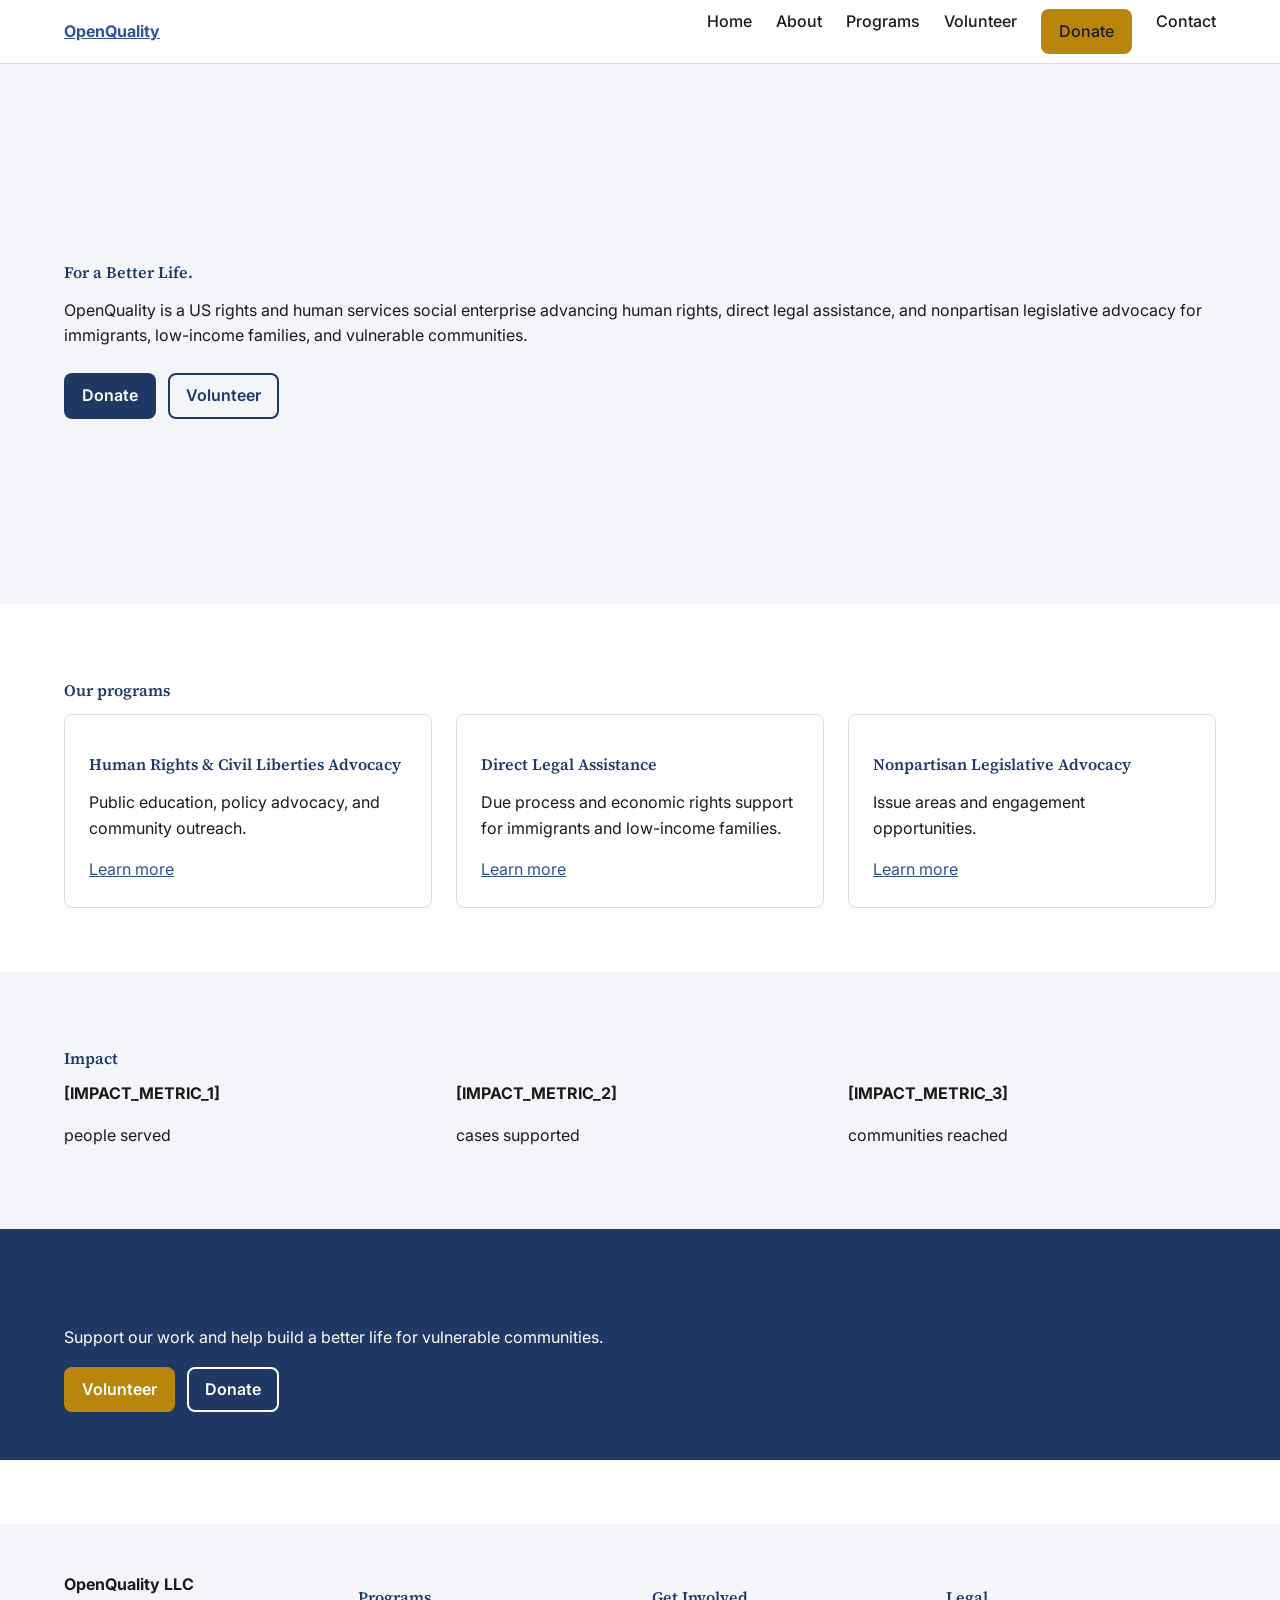
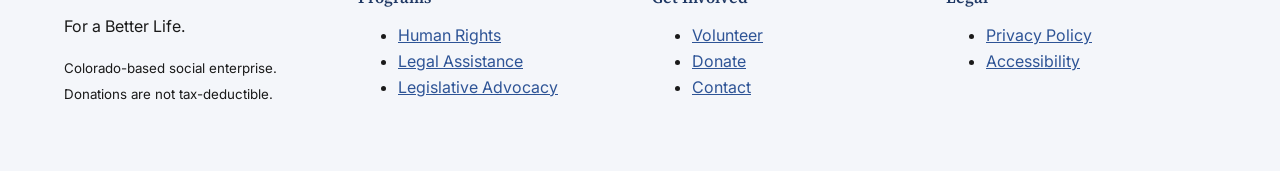
<file: index.html>
<!DOCTYPE html><html lang="en"><head><meta charset="utf-8"><meta name="viewport" content="width=device-width,initial-scale=1">
<title>OpenQuality — For a Better Life</title>
<meta name="description" content="OpenQuality is a US rights and human services social enterprise advancing human rights, legal assistance, and nonpartisan advocacy for vulnerable communities.">
<link rel="canonical" href="https://lversky.github.io/OpenQuality/">
<meta property="og:title" content="OpenQuality — For a Better Life"><meta property="og:description" content="Advancing human rights, legal assistance, and nonpartisan advocacy.">
<meta property="og:type" content="website"><meta name="twitter:card" content="summary_large_image">
<link rel="stylesheet" href="css/styles.css">
<link rel="preconnect" href="https://fonts.googleapis.com"><link rel="preconnect" href="https://fonts.gstatic.com" crossorigin>
<link href="https://fonts.googleapis.com/css2?family=Source+Serif+4:wght@600;700&family=Inter:wght@400;600&display=swap" rel="stylesheet">
<script type="application/ld+json">{"@context":"https://schema.org","@type":"Organization","name":"OpenQuality LLC","slogan":"For a Better Life.","url":"https://lversky.github.io/OpenQuality/"}</script>
</head><body>
<a class="skip-link" href="#main">Skip to content</a>
<header class="site"><div class="container nav"><a href="index.html" aria-label="OpenQuality home"><strong>OpenQuality</strong></a>
<button class="menu-btn" aria-expanded="false" aria-controls="nav">Menu</button>
<nav id="nav"><ul class="nav-links"><li><a href="index.html">Home</a></li><li><a href="about.html">About</a></li><li><a href="programs.html">Programs</a></li><li><a href="volunteer.html">Volunteer</a></li><li><a href="donate.html" class="btn btn-accent">Donate</a></li><li><a href="contact.html">Contact</a></li></ul></nav></div></header>
<main id="main">
<section class="hero"><div class="container"><h1>For a Better Life.</h1><p>OpenQuality is a US rights and human services social enterprise advancing human rights, direct legal assistance, and nonpartisan legislative advocacy for immigrants, low-income families, and vulnerable communities.</p>
<div style="display:flex;gap:12px;flex-wrap:wrap;margin-top:24px"><a class="btn btn-primary" href="donate.html">Donate</a><a class="btn btn-secondary" href="volunteer.html">Volunteer</a></div></div></section>
<section class="section"><div class="container"><h2>Our programs</h2><div class="grid grid-3">
<div class="card"><h3>Human Rights & Civil Liberties Advocacy</h3><p>Public education, policy advocacy, and community outreach.</p><a href="programs.html#hr">Learn more</a></div>
<div class="card"><h3>Direct Legal Assistance</h3><p>Due process and economic rights support for immigrants and low-income families.</p><a href="programs.html#legal">Learn more</a></div>
<div class="card"><h3>Nonpartisan Legislative Advocacy</h3><p>Issue areas and engagement opportunities.</p><a href="programs.html#leg">Learn more</a></div></div></div></section>
<section class="section" style="background:var(--color-surface-alt)"><div class="container"><h2>Impact</h2><div class="grid grid-3"><div><strong>[IMPACT_METRIC_1]</strong><p>people served</p></div><div><strong>[IMPACT_METRIC_2]</strong><p>cases supported</p></div><div><strong>[IMPACT_METRIC_3]</strong><p>communities reached</p></div></div></div></section>
<section class="band"><div class="container"><h2>Join us</h2><p>Support our work and help build a better life for vulnerable communities.</p><div style="display:flex;gap:12px;flex-wrap:wrap;margin-top:16px"><a class="btn btn-accent" href="volunteer.html">Volunteer</a><a class="btn btn-secondary" href="donate.html" style="border-color:#fff;color:#fff">Donate</a></div></div></section>
</main>
<footer class="site"><div class="container footer-grid">
<div><strong>OpenQuality LLC</strong><p>For a Better Life.</p><p><small>Colorado-based social enterprise. Donations are not tax-deductible.</small></p></div>
<div><h3>Programs</h3><ul><li><a href="programs.html">Human Rights</a></li><li><a href="programs.html">Legal Assistance</a></li><li><a href="programs.html">Legislative Advocacy</a></li></ul></div>
<div><h3>Get Involved</h3><ul><li><a href="volunteer.html">Volunteer</a></li><li><a href="donate.html">Donate</a></li><li><a href="contact.html">Contact</a></li></ul></div>
<div><h3>Legal</h3><ul><li><a href="privacy.html">Privacy Policy</a></li><li><a href="accessibility.html">Accessibility</a></li></ul></div>
</div></footer>
<script src="js/main.js" defer></script>
</body></html>
</file>
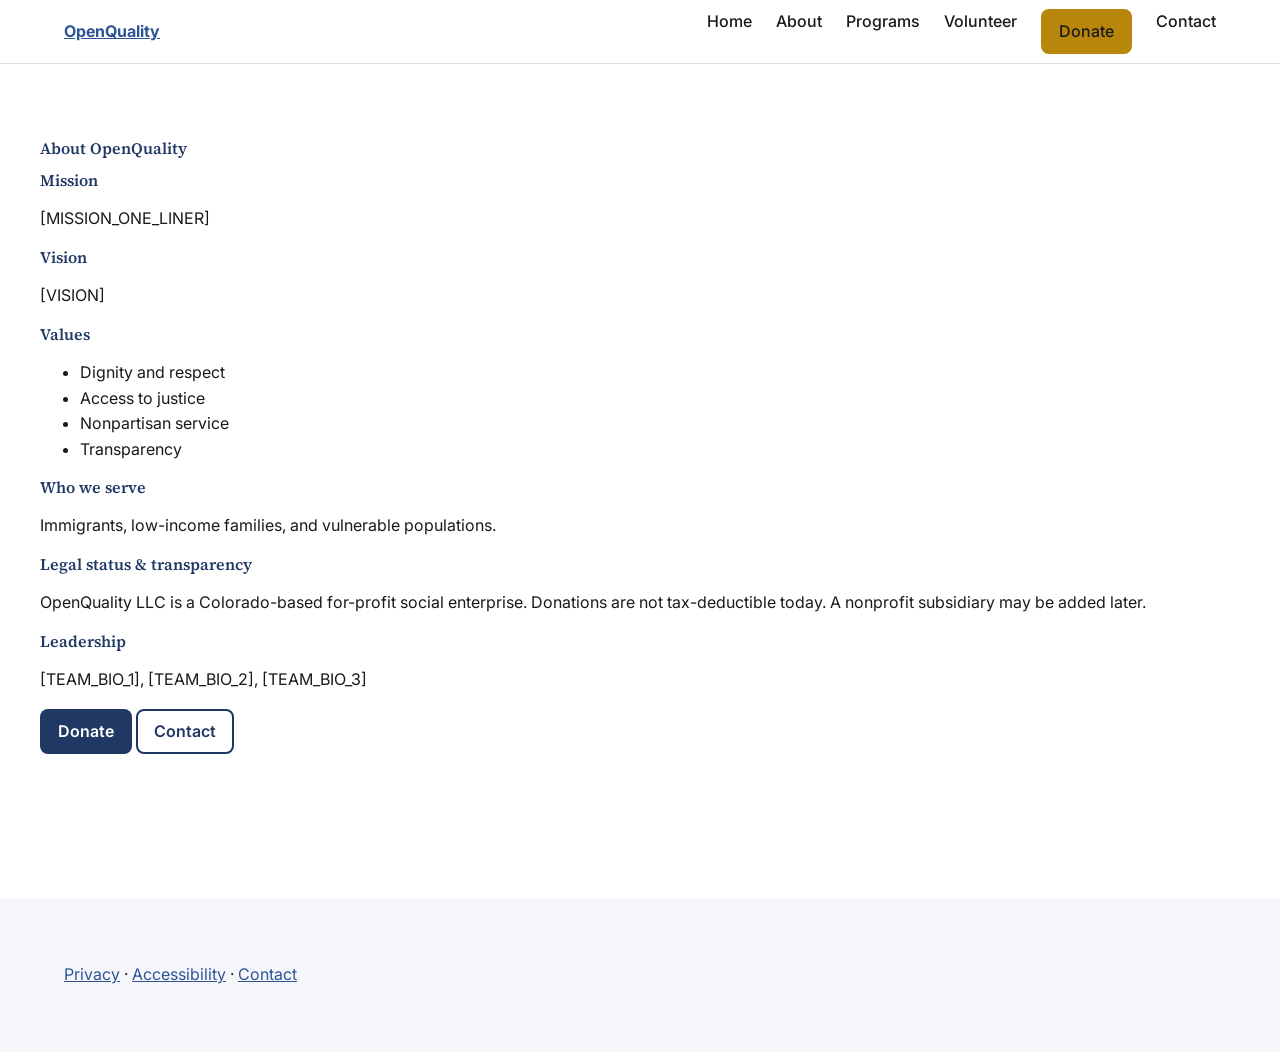
<file: about.html>
<!DOCTYPE html><html lang="en"><head><meta charset="utf-8"><meta name="viewport" content="width=device-width,initial-scale=1">
<title>About OpenQuality | OpenQuality — For a Better Life</title>
<meta name="description" content="Learn about OpenQuality's mission, values, and Colorado-based social enterprise structure serving vulnerable populations.">
<link rel="canonical" href="https://lversky.github.io/OpenQuality/about.html">
<link rel="stylesheet" href="css/styles.css">
<link href="https://fonts.googleapis.com/css2?family=Source+Serif+4:wght@600;700&family=Inter:wght@400;600&display=swap" rel="stylesheet">
</head><body>
<a class="skip-link" href="#main">Skip to content</a>
<header class="site"><div class="container nav"><a href="index.html"><strong>OpenQuality</strong></a><nav><ul class="nav-links"><li><a href="index.html">Home</a></li><li><a href="about.html">About</a></li><li><a href="programs.html">Programs</a></li><li><a href="volunteer.html">Volunteer</a></li><li><a href="donate.html" class="btn btn-accent">Donate</a></li><li><a href="contact.html">Contact</a></li></ul></nav></div></header>
<main id="main" class="container section">
<h1>About OpenQuality</h1>
<h2>Mission</h2><p>[MISSION_ONE_LINER]</p>
<h2>Vision</h2><p>[VISION]</p>
<h2>Values</h2><ul><li>Dignity and respect</li><li>Access to justice</li><li>Nonpartisan service</li><li>Transparency</li></ul>
<h2>Who we serve</h2><p>Immigrants, low-income families, and vulnerable populations.</p>
<h2>Legal status & transparency</h2><p>OpenQuality LLC is a Colorado-based for-profit social enterprise. Donations are not tax-deductible today. A nonprofit subsidiary may be added later.</p>
<h2>Leadership</h2><p>[TEAM_BIO_1], [TEAM_BIO_2], [TEAM_BIO_3]</p>
<p><a class="btn btn-primary" href="donate.html">Donate</a> <a class="btn btn-secondary" href="contact.html">Contact</a></p>
</main>
<footer class="site"><div class="container"><p><a href="privacy.html">Privacy</a> · <a href="accessibility.html">Accessibility</a> · <a href="contact.html">Contact</a></p></div></footer>
<script src="js/main.js" defer></script></body></html>
</file>
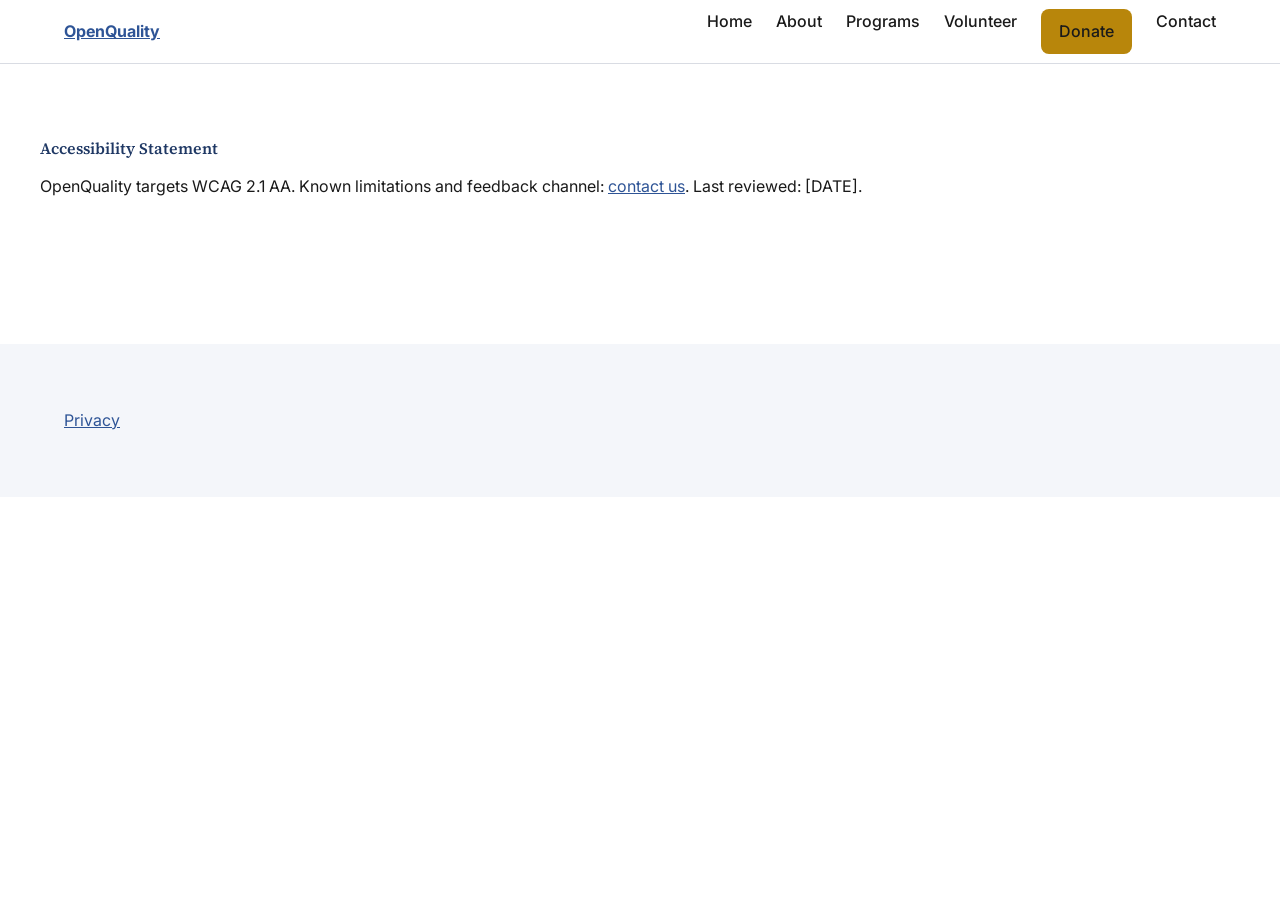
<file: accessibility.html>
<!DOCTYPE html><html lang="en"><head><meta charset="utf-8"><meta name="viewport" content="width=device-width,initial-scale=1">
<link rel="canonical" href="https://lversky.github.io/OpenQuality/accessibility.html">
<title>Accessibility Statement | OpenQuality — For a Better Life</title>
<meta name="description" content="OpenQuality's commitment to WCAG 2.1 AA accessibility and feedback channels.">
<link rel="stylesheet" href="css/styles.css">
<link href="https://fonts.googleapis.com/css2?family=Source+Serif+4:wght@600;700&family=Inter:wght@400;600&display=swap" rel="stylesheet">
</head><body>
<a class="skip-link" href="#main">Skip to content</a>
<header class="site"><div class="container nav"><a href="index.html"><strong>OpenQuality</strong></a><nav><ul class="nav-links"><li><a href="index.html">Home</a></li><li><a href="about.html">About</a></li><li><a href="programs.html">Programs</a></li><li><a href="volunteer.html">Volunteer</a></li><li><a href="donate.html" class="btn btn-accent">Donate</a></li><li><a href="contact.html">Contact</a></li></ul></nav></div></header>
<main id="main" class="container section">
<h1>Accessibility Statement</h1>
<p>OpenQuality targets WCAG 2.1 AA. Known limitations and feedback channel: <a href="contact.html">contact us</a>. Last reviewed: [DATE].</p>
</main>
<footer class="site"><div class="container"><p><a href="privacy.html">Privacy</a></p></div></footer>
<script src="js/main.js" defer></script></body></html>
</file>
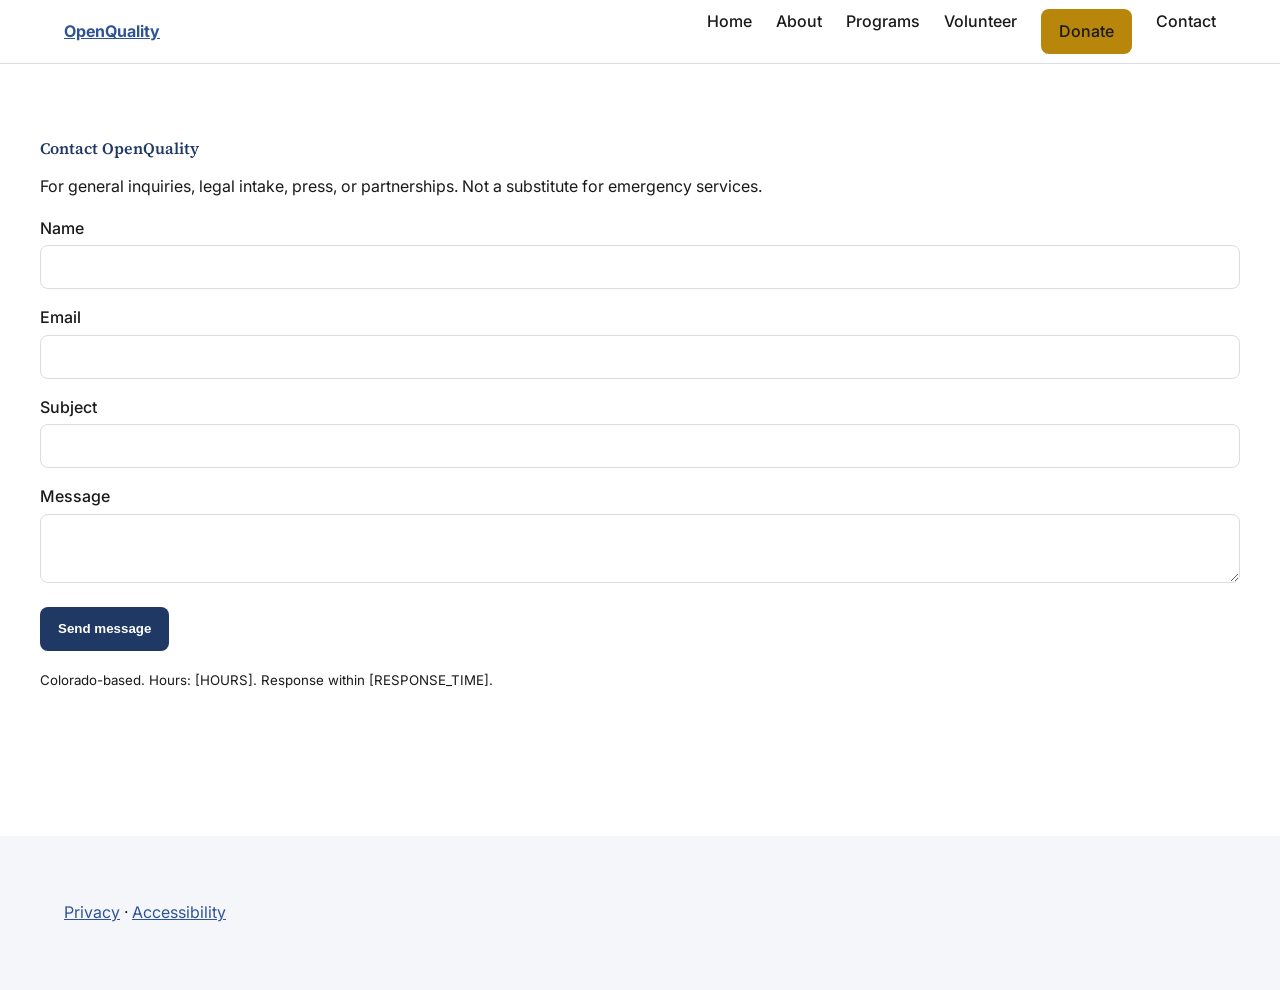
<file: contact.html>
<!DOCTYPE html><html lang="en"><head><meta charset="utf-8"><meta name="viewport" content="width=device-width,initial-scale=1">
<title>Contact OpenQuality | OpenQuality — For a Better Life</title>
<meta name="description" content="Get in touch with OpenQuality for general inquiries, legal intake, press, or partnerships.">
<link rel="canonical" href="https://lversky.github.io/OpenQuality/contact.html">
<link rel="stylesheet" href="css/styles.css">
<link href="https://fonts.googleapis.com/css2?family=Source+Serif+4:wght@600;700&family=Inter:wght@400;600&display=swap" rel="stylesheet">
</head><body>
<a class="skip-link" href="#main">Skip to content</a>
<header class="site"><div class="container nav"><a href="index.html"><strong>OpenQuality</strong></a><nav><ul class="nav-links"><li><a href="index.html">Home</a></li><li><a href="about.html">About</a></li><li><a href="programs.html">Programs</a></li><li><a href="volunteer.html">Volunteer</a></li><li><a href="donate.html" class="btn btn-accent">Donate</a></li><li><a href="contact.html">Contact</a></li></ul></nav></div></header>
<main id="main" class="container section">
<h1>Contact OpenQuality</h1>
<p>For general inquiries, legal intake, press, or partnerships. Not a substitute for emergency services.</p>
<form action="thankyou.html" method="get">
<div class="form-row"><label for="name">Name</label><input id="name" name="name" required></div>
<div class="form-row"><label for="email">Email</label><input id="email" type="email" name="email" required></div>
<div class="form-row"><label for="subject">Subject</label><input id="subject" name="subject"></div>
<div class="form-row"><label for="message">Message</label><textarea id="message" name="message" required></textarea></div>
<button class="btn btn-primary" type="submit">Send message</button>
</form>
<p><small>Colorado-based. Hours: [HOURS]. Response within [RESPONSE_TIME].</small></p>
</main>
<footer class="site"><div class="container"><p><a href="privacy.html">Privacy</a> · <a href="accessibility.html">Accessibility</a></p></div></footer>
<script src="js/main.js" defer></script></body></html>
</file>
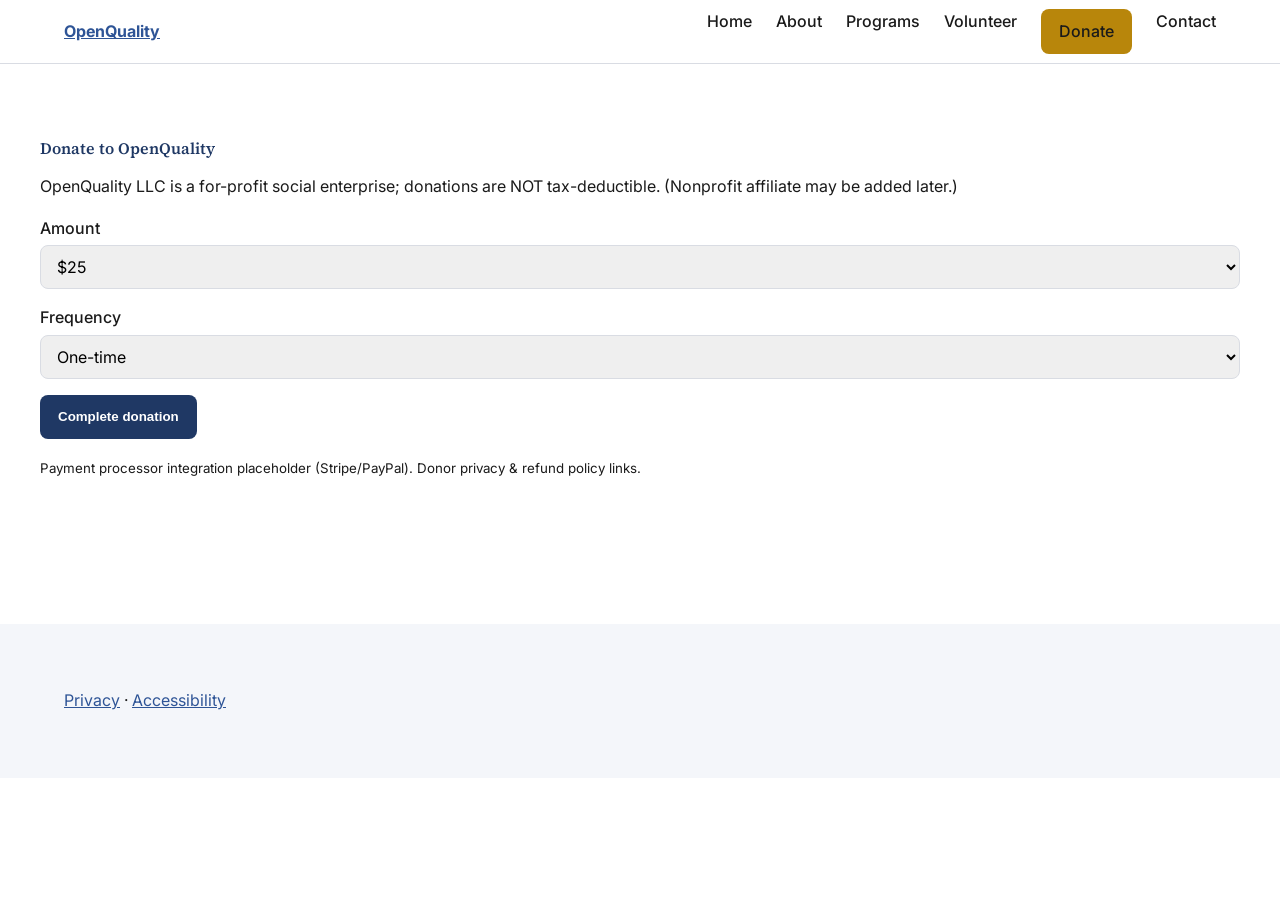
<file: donate.html>
<!DOCTYPE html><html lang="en"><head><meta charset="utf-8"><meta name="viewport" content="width=device-width,initial-scale=1">
<title>Donate to OpenQuality | OpenQuality — For a Better Life</title>
<meta name="description" content="Support OpenQuality's work. Note: donations are not tax-deductible (for-profit LLC).">
<link rel="canonical" href="https://lversky.github.io/OpenQuality/donate.html">
<link rel="stylesheet" href="css/styles.css">
<link href="https://fonts.googleapis.com/css2?family=Source+Serif+4:wght@600;700&family=Inter:wght@400;600&display=swap" rel="stylesheet">
</head><body>
<a class="skip-link" href="#main">Skip to content</a>
<header class="site"><div class="container nav"><a href="index.html"><strong>OpenQuality</strong></a><nav><ul class="nav-links"><li><a href="index.html">Home</a></li><li><a href="about.html">About</a></li><li><a href="programs.html">Programs</a></li><li><a href="volunteer.html">Volunteer</a></li><li><a href="donate.html" class="btn btn-accent">Donate</a></li><li><a href="contact.html">Contact</a></li></ul></nav></div></header>
<main id="main" class="container section">
<h1>Donate to OpenQuality</h1>
<p>OpenQuality LLC is a for-profit social enterprise; donations are NOT tax-deductible. (Nonprofit affiliate may be added later.)</p>
<form action="thankyou.html" method="get">
<div class="form-row"><label for="amount">Amount</label><select id="amount" name="amount"><option>$25</option><option>$50</option><option>$100</option><option>$250</option></select></div>
<div class="form-row"><label for="freq">Frequency</label><select id="freq" name="freq"><option>One-time</option><option>Monthly</option></select></div>
<button class="btn btn-primary" type="submit">Complete donation</button>
</form>
<p><small>Payment processor integration placeholder (Stripe/PayPal). Donor privacy & refund policy links.</small></p>
</main>
<footer class="site"><div class="container"><p><a href="privacy.html">Privacy</a> · <a href="accessibility.html">Accessibility</a></p></div></footer>
<script src="js/main.js" defer></script></body></html>
</file>
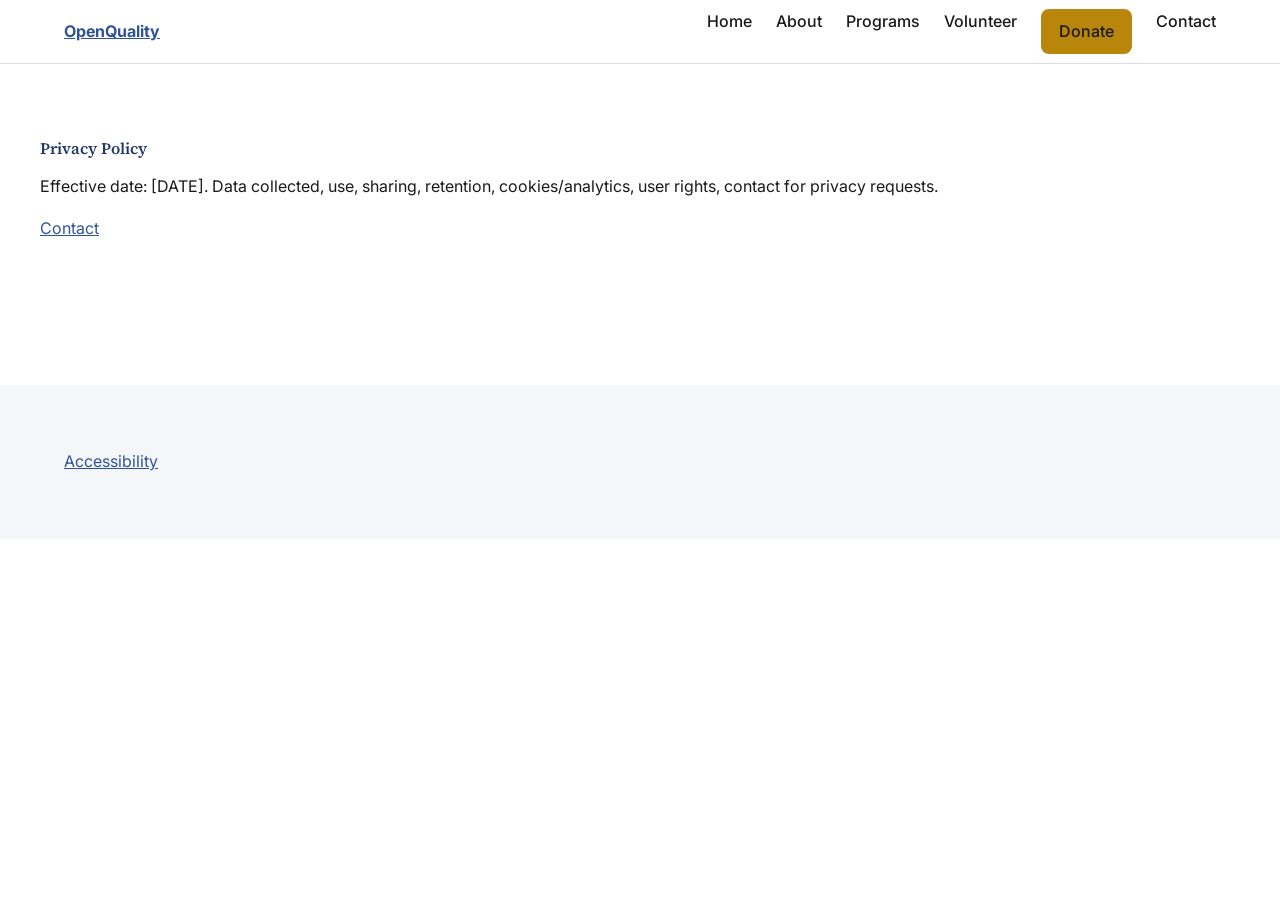
<file: privacy.html>
<!DOCTYPE html><html lang="en"><head><meta charset="utf-8"><meta name="viewport" content="width=device-width,initial-scale=1">
<link rel="canonical" href="https://lversky.github.io/OpenQuality/privacy.html">
<title>Privacy Policy | OpenQuality — For a Better Life</title>
<meta name="description" content="How OpenQuality collects, uses, and protects your personal data.">
<link rel="stylesheet" href="css/styles.css">
<link href="https://fonts.googleapis.com/css2?family=Source+Serif+4:wght@600;700&family=Inter:wght@400;600&display=swap" rel="stylesheet">
</head><body>
<a class="skip-link" href="#main">Skip to content</a>
<header class="site"><div class="container nav"><a href="index.html"><strong>OpenQuality</strong></a><nav><ul class="nav-links"><li><a href="index.html">Home</a></li><li><a href="about.html">About</a></li><li><a href="programs.html">Programs</a></li><li><a href="volunteer.html">Volunteer</a></li><li><a href="donate.html" class="btn btn-accent">Donate</a></li><li><a href="contact.html">Contact</a></li></ul></nav></div></header>
<main id="main" class="container section">
<h1>Privacy Policy</h1>
<p>Effective date: [DATE]. Data collected, use, sharing, retention, cookies/analytics, user rights, contact for privacy requests.</p>
<p><a href="contact.html">Contact</a></p>
</main>
<footer class="site"><div class="container"><p><a href="accessibility.html">Accessibility</a></p></div></footer>
<script src="js/main.js" defer></script></body></html>
</file>
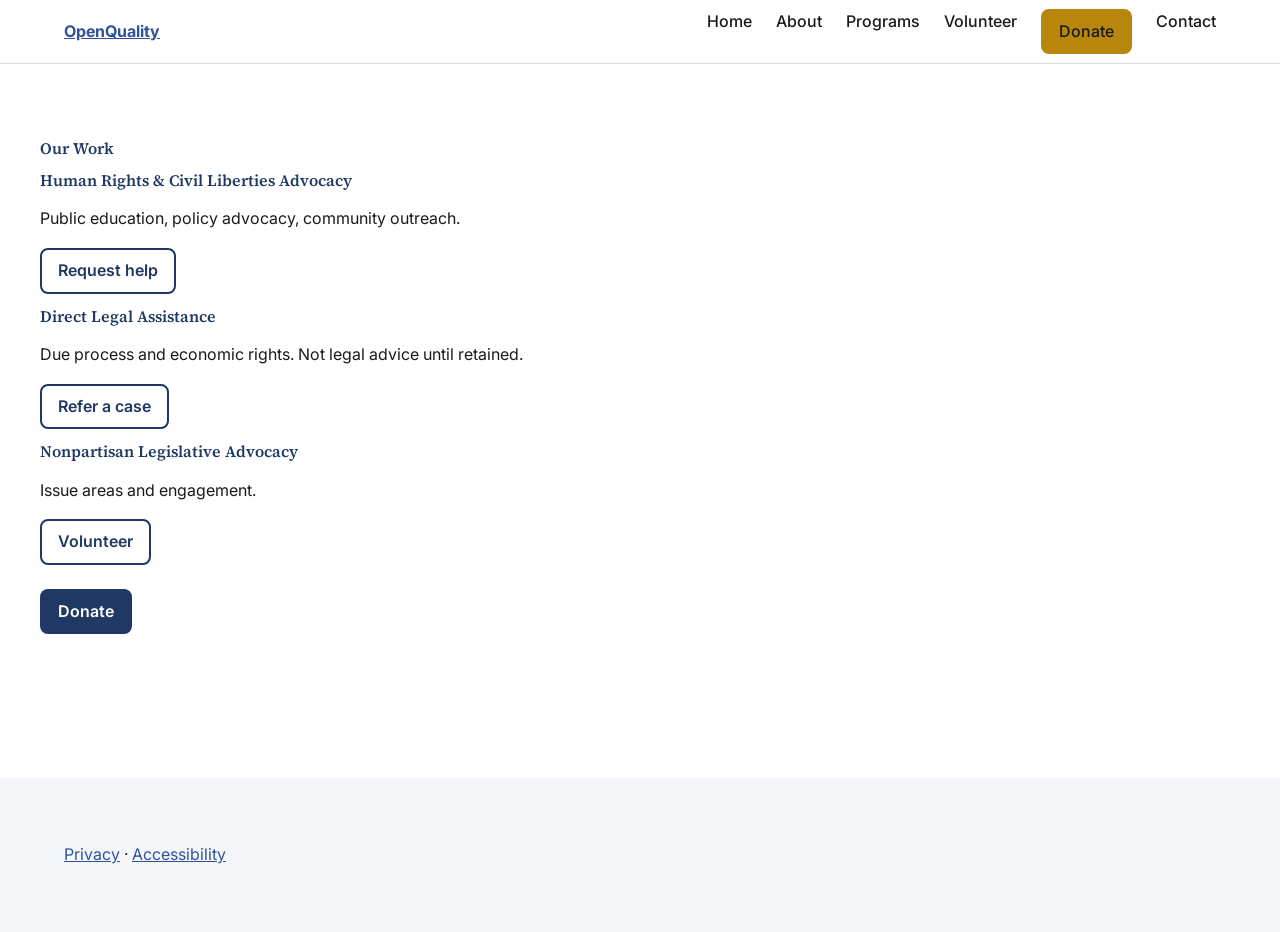
<file: programs.html>
<!DOCTYPE html><html lang="en"><head><meta charset="utf-8"><meta name="viewport" content="width=device-width,initial-scale=1">
<title>Programs | OpenQuality — For a Better Life</title>
<meta name="description" content="Explore OpenQuality programs: human rights advocacy, direct legal assistance, and nonpartisan legislative advocacy.">
<link rel="canonical" href="https://lversky.github.io/OpenQuality/programs.html">
<link rel="stylesheet" href="css/styles.css">
<link href="https://fonts.googleapis.com/css2?family=Source+Serif+4:wght@600;700&family=Inter:wght@400;600&display=swap" rel="stylesheet">
</head><body>
<a class="skip-link" href="#main">Skip to content</a>
<header class="site"><div class="container nav"><a href="index.html"><strong>OpenQuality</strong></a><nav><ul class="nav-links"><li><a href="index.html">Home</a></li><li><a href="about.html">About</a></li><li><a href="programs.html">Programs</a></li><li><a href="volunteer.html">Volunteer</a></li><li><a href="donate.html" class="btn btn-accent">Donate</a></li><li><a href="contact.html">Contact</a></li></ul></nav></div></header>
<main id="main" class="container section">
<h1>Our Work</h1>
<section id="hr"><h2>Human Rights & Civil Liberties Advocacy</h2><p>Public education, policy advocacy, community outreach.</p><a class="btn btn-secondary" href="contact.html">Request help</a></section>
<section id="legal"><h2>Direct Legal Assistance</h2><p>Due process and economic rights. Not legal advice until retained.</p><a class="btn btn-secondary" href="contact.html">Refer a case</a></section>
<section id="leg"><h2>Nonpartisan Legislative Advocacy</h2><p>Issue areas and engagement.</p><a class="btn btn-secondary" href="volunteer.html">Volunteer</a></section>
<p style="margin-top:24px"><a class="btn btn-primary" href="donate.html">Donate</a></p>
</main>
<footer class="site"><div class="container"><p><a href="privacy.html">Privacy</a> · <a href="accessibility.html">Accessibility</a></p></div></footer>
<script src="js/main.js" defer></script></body></html>
</file>
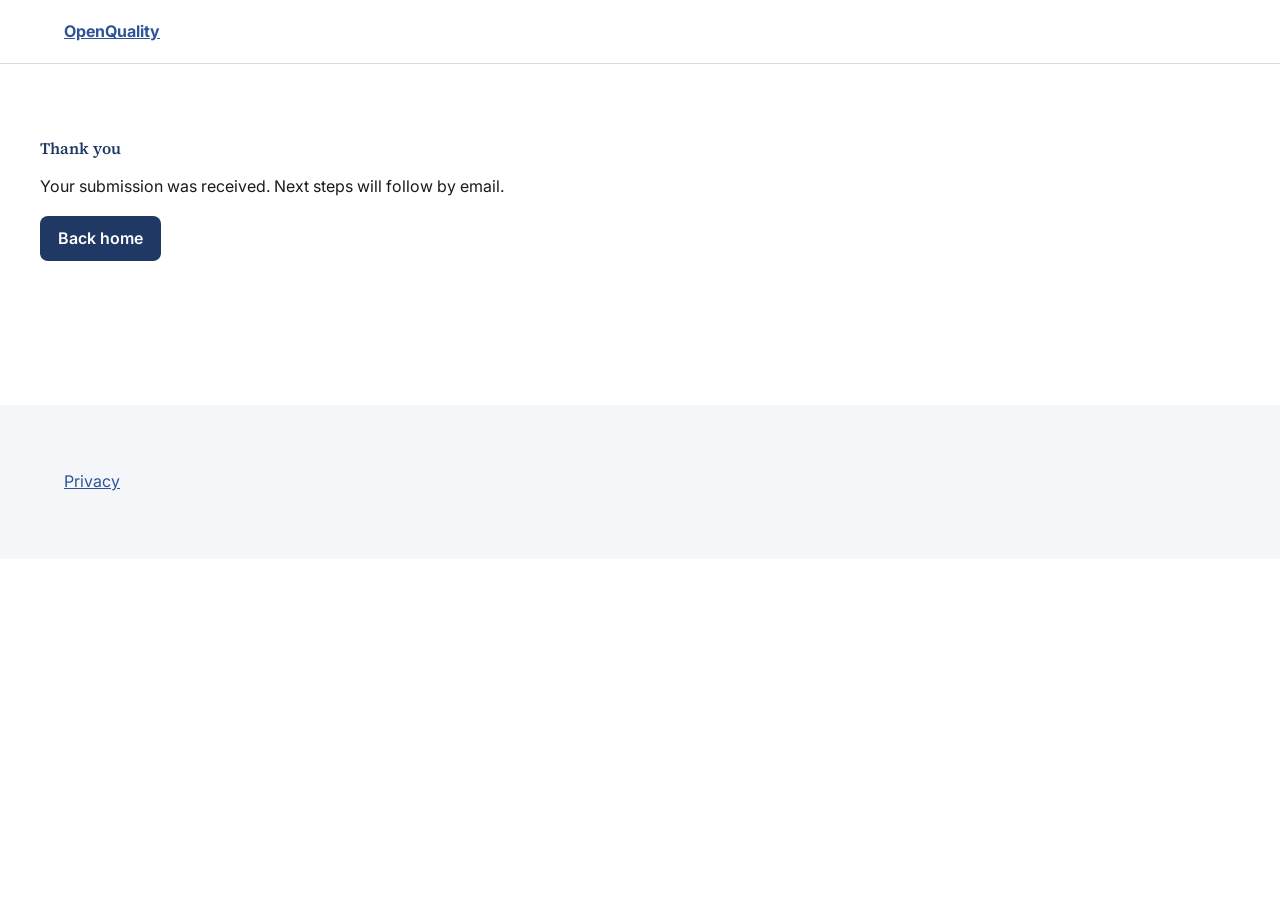
<file: thankyou.html>
<!DOCTYPE html><html lang="en"><head><meta charset="utf-8"><meta name="viewport" content="width=device-width,initial-scale=1">
<title>Thank You | OpenQuality — For a Better Life</title>
<meta name="description" content="Thank you for your support.">
<link rel="stylesheet" href="css/styles.css">
<link href="https://fonts.googleapis.com/css2?family=Source+Serif+4:wght@600;700&family=Inter:wght@400;600&display=swap" rel="stylesheet">
</head><body>
<a class="skip-link" href="#main">Skip to content</a>
<header class="site"><div class="container nav"><a href="index.html"><strong>OpenQuality</strong></a></div></header>
<main id="main" class="container section">
<h1>Thank you</h1>
<p>Your submission was received. Next steps will follow by email.</p>
<p><a class="btn btn-primary" href="index.html">Back home</a></p>
</main>
<footer class="site"><div class="container"><p><a href="privacy.html">Privacy</a></p></div></footer>
<script src="js/main.js" defer></script></body></html>
</file>
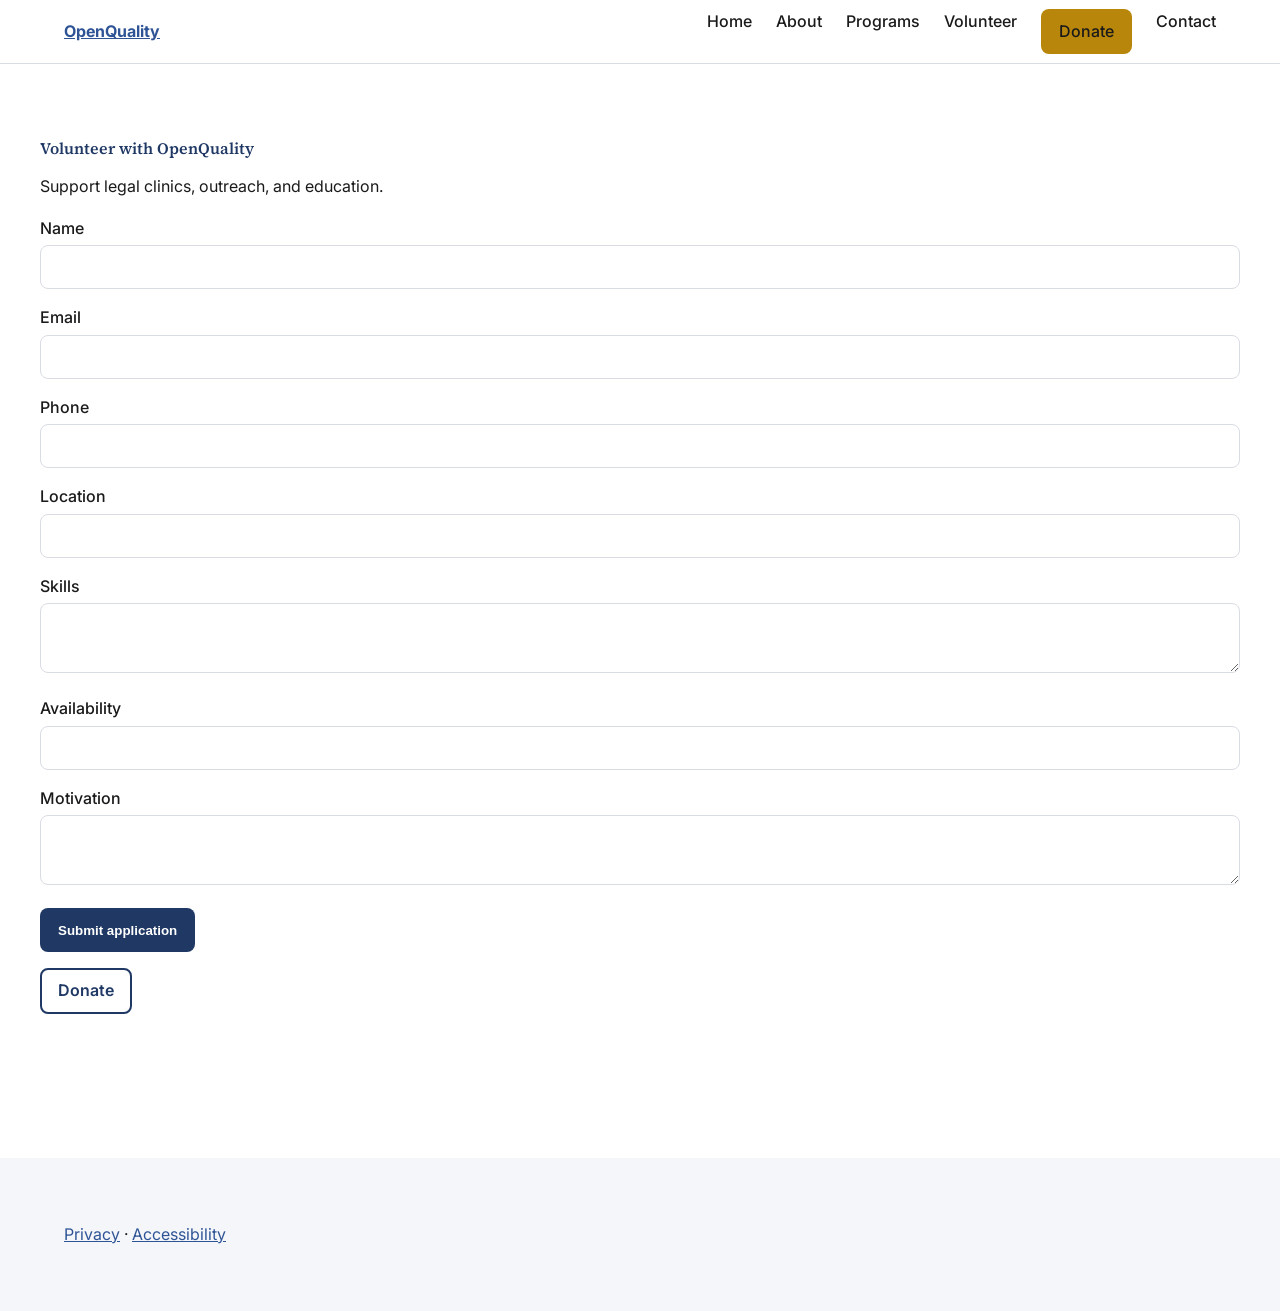
<file: volunteer.html>
<!DOCTYPE html><html lang="en"><head><meta charset="utf-8"><meta name="viewport" content="width=device-width,initial-scale=1">
<title>Volunteer with OpenQuality | OpenQuality — For a Better Life</title>
<meta name="description" content="Volunteer with OpenQuality to support legal clinics, outreach, and education. Apply today.">
<link rel="canonical" href="https://lversky.github.io/OpenQuality/volunteer.html">
<link rel="stylesheet" href="css/styles.css">
<link href="https://fonts.googleapis.com/css2?family=Source+Serif+4:wght@600;700&family=Inter:wght@400;600&display=swap" rel="stylesheet">
</head><body>
<a class="skip-link" href="#main">Skip to content</a>
<header class="site"><div class="container nav"><a href="index.html"><strong>OpenQuality</strong></a><nav><ul class="nav-links"><li><a href="index.html">Home</a></li><li><a href="about.html">About</a></li><li><a href="programs.html">Programs</a></li><li><a href="volunteer.html">Volunteer</a></li><li><a href="donate.html" class="btn btn-accent">Donate</a></li><li><a href="contact.html">Contact</a></li></ul></nav></div></header>
<main id="main" class="container section">
<h1>Volunteer with OpenQuality</h1>
<p>Support legal clinics, outreach, and education.</p>
<form action="thankyou.html" method="get" aria-live="polite">
<div class="form-row"><label for="name">Name</label><input id="name" name="name" required></div>
<div class="form-row"><label for="email">Email</label><input id="email" type="email" name="email" required></div>
<div class="form-row"><label for="phone">Phone</label><input id="phone" name="phone"></div>
<div class="form-row"><label for="location">Location</label><input id="location" name="location"></div>
<div class="form-row"><label for="skills">Skills</label><textarea id="skills" name="skills"></textarea></div>
<div class="form-row"><label for="availability">Availability</label><input id="availability" name="availability"></div>
<div class="form-row"><label for="motivation">Motivation</label><textarea id="motivation" name="motivation"></textarea></div>
<button class="btn btn-primary" type="submit">Submit application</button>
</form>
<p><a class="btn btn-secondary" href="donate.html">Donate</a></p>
</main>
<footer class="site"><div class="container"><p><a href="privacy.html">Privacy</a> · <a href="accessibility.html">Accessibility</a></p></div></footer>
<script src="js/main.js" defer></script></body></html>
</file>
<file: css/styles.css>
:root{--color-primary:#1F3864;--color-primary-soft:#2E5496;--color-accent:#B8860B;--color-accent-bright:#D4A017;--color-text:#1A1A1A;--color-text-muted:#4A4A4A;--color-surface:#FFFFFF;--color-surface-alt:#F4F6FA;--color-border:#D9DCE3;--color-success:#2E7D32;--color-error:#B00020;--color-focus:#FFBF00;--fs-h1:clamp(2rem,4vw+1rem,3.25rem);--fs-h2:clamp(1.625rem,3vw+.75rem,2.5rem);--fs-h3:clamp(1.25rem,2vw+.5rem,1.75rem);--fs-body:1rem;--fs-small:.875rem}
*{box-sizing:border-box}
body{margin:0;font-family:Inter,system-ui,sans-serif;font-size:var(--fs-body);line-height:1.6;color:var(--color-text);background:var(--color-surface)}
h1,h2,h3{font-family:'Source Serif 4',Georgia,serif;font-weight:600;line-height:1.2;color:var(--color-primary)}
h1{font-size:var(--fs-h1)}h2{font-size:var(--fs-h2)}h3{font-size:var(--fs-h3)}
a{color:var(--color-primary-soft)}a:focus-visible{outline:2px solid var(--color-focus);outline-offset:2px}
.skip-link{position:absolute;left:-9999px;top:0;background:var(--color-focus);color:#000;padding:8px 12px;z-index:1000}
.skip-link:focus{left:8px;top:8px}
.container{max-width:1200px;margin:0 auto;padding:0 24px}
@media (max-width:480px){.container{padding:0 16px}}
header.site{position:sticky;top:0;background:#fff;border-bottom:1px solid var(--color-border);height:64px;z-index:100}
@media(max-width:768px){header.site{height:56px}}
.nav{display:flex;align-items:center;justify-content:space-between;height:100%}
.nav-links{display:flex;gap:24px;list-style:none;margin:0;padding:0}
.nav-links a{color:var(--color-text);text-decoration:none;font-weight:500}
.nav-links a:hover{text-decoration:underline}
@media(max-width:768px){.nav-links{display:none}}
.menu-btn{display:none;background:none;border:1px solid var(--color-border);padding:8px 12px;border-radius:8px;min-height:44px}
@media(max-width:768px){.menu-btn{display:inline-flex;align-items:center}}
.btn{display:inline-flex;align-items:center;justify-content:center;min-height:44px;padding:8px 16px;border-radius:8px;font-weight:600;text-decoration:none;border:2px solid transparent}
.btn-primary{background:var(--color-primary);color:#fff}
.btn-primary:hover{background:var(--color-primary-soft)}
.btn-secondary{background:transparent;color:var(--color-primary);border-color:var(--color-primary)}
.btn-accent{background:var(--color-accent);color:#fff}
.hero{background:var(--color-surface-alt);padding:64px 0;min-height:60vh;display:flex;align-items:center}
.card{background:#fff;border:1px solid var(--color-border);border-radius:8px;padding:24px;transition:transform .2s,box-shadow .2s}
.card:hover{transform:translateY(-2px);box-shadow:0 4px 12px rgba(0,0,0,.08)}
.grid{display:grid;gap:24px}
.grid-3{grid-template-columns:repeat(3,1fr)}
@media(max-width:768px){.grid-3{grid-template-columns:1fr}}
.grid-2{grid-template-columns:repeat(2,1fr)}
@media(max-width:768px){.grid-2{grid-template-columns:1fr}}
.section{padding:64px 0}
.band{background:var(--color-primary);color:#fff;padding:48px 0}
.band a{color:#fff}
footer.site{background:var(--color-surface-alt);padding:48px 0;margin-top:64px}
.footer-grid{display:grid;grid-template-columns:repeat(4,1fr);gap:24px}
@media(max-width:768px){.footer-grid{grid-template-columns:1fr}}
input,select,textarea{width:100%;min-height:44px;padding:8px 12px;border:1px solid var(--color-border);border-radius:8px;font:inherit}
input:focus,select:focus,textarea:focus{outline:2px solid var(--color-focus);outline-offset:2px}
label{display:block;margin-bottom:4px;font-weight:500}
.form-row{margin-bottom:16px}
.error{color:var(--color-error);font-size:var(--fs-small)}
@media(prefers-reduced-motion:reduce){.card{transition:none}.card:hover{transform:none}}
</file>
